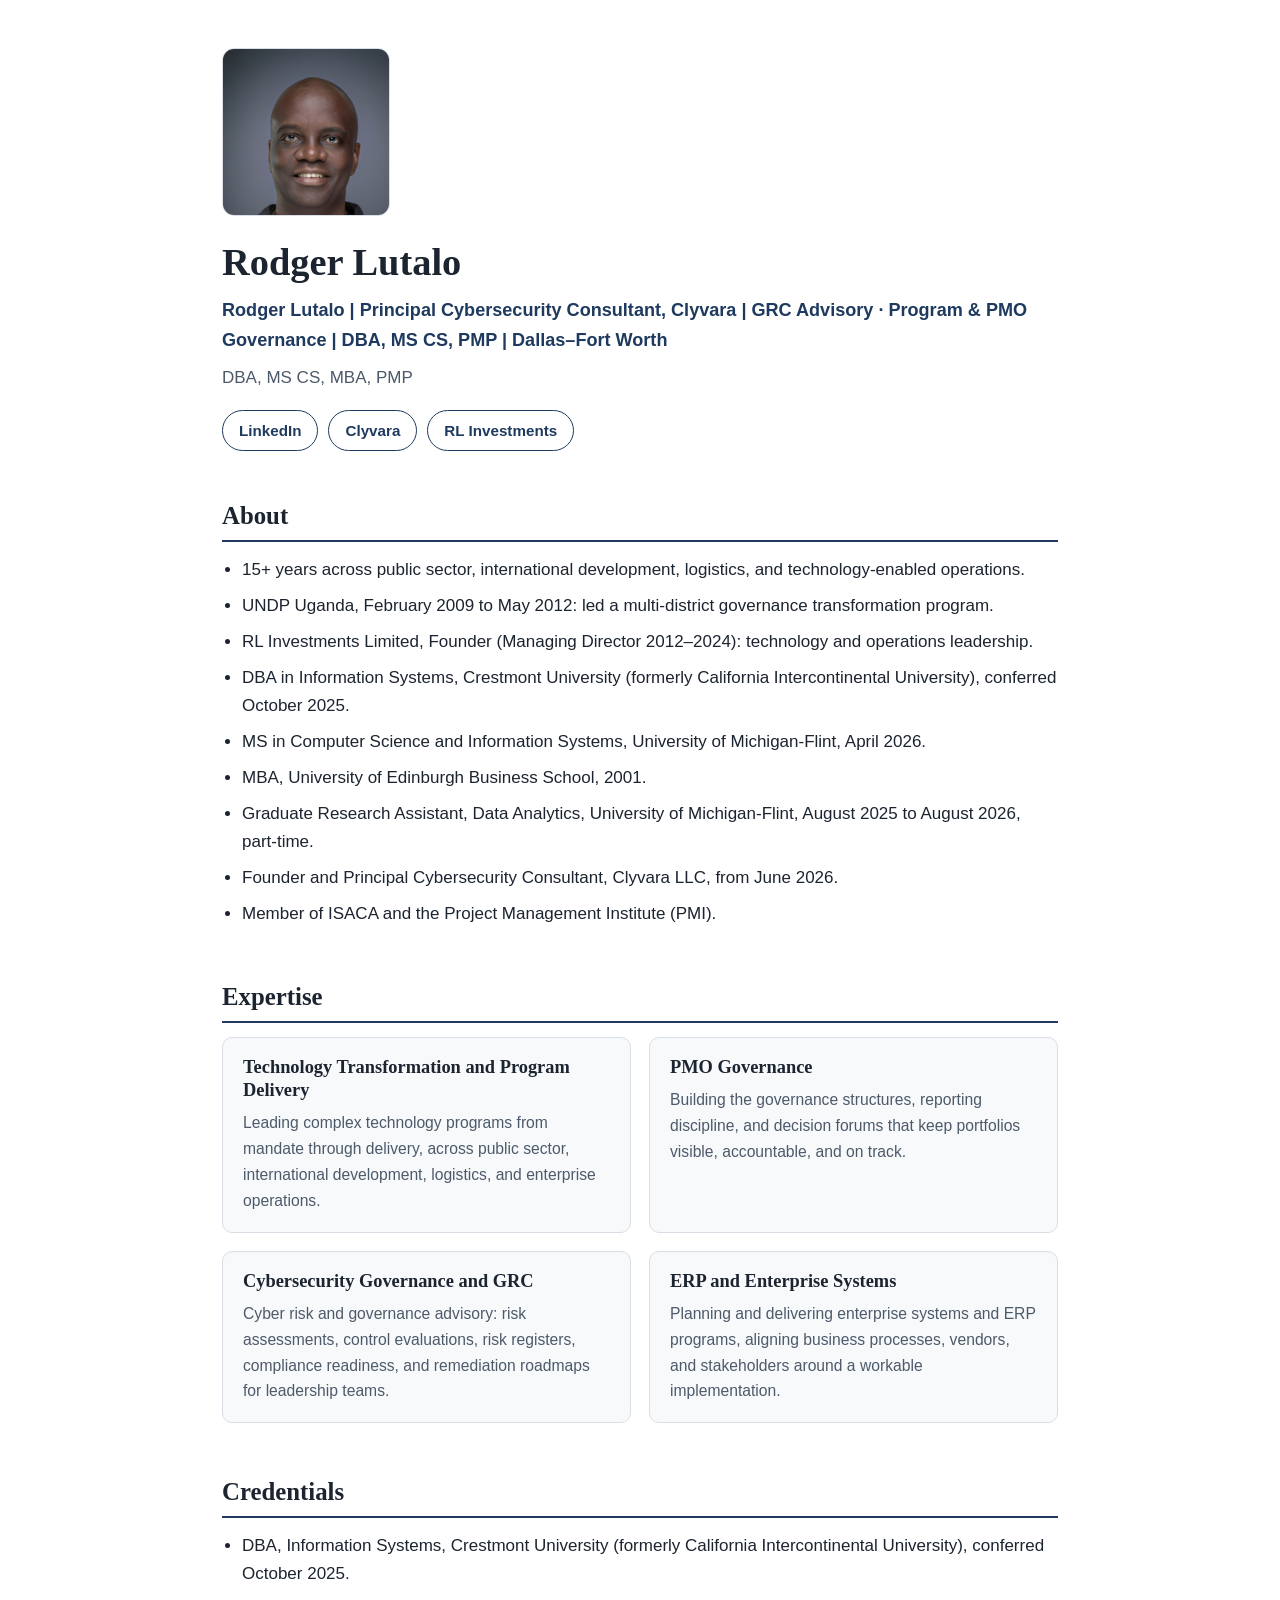
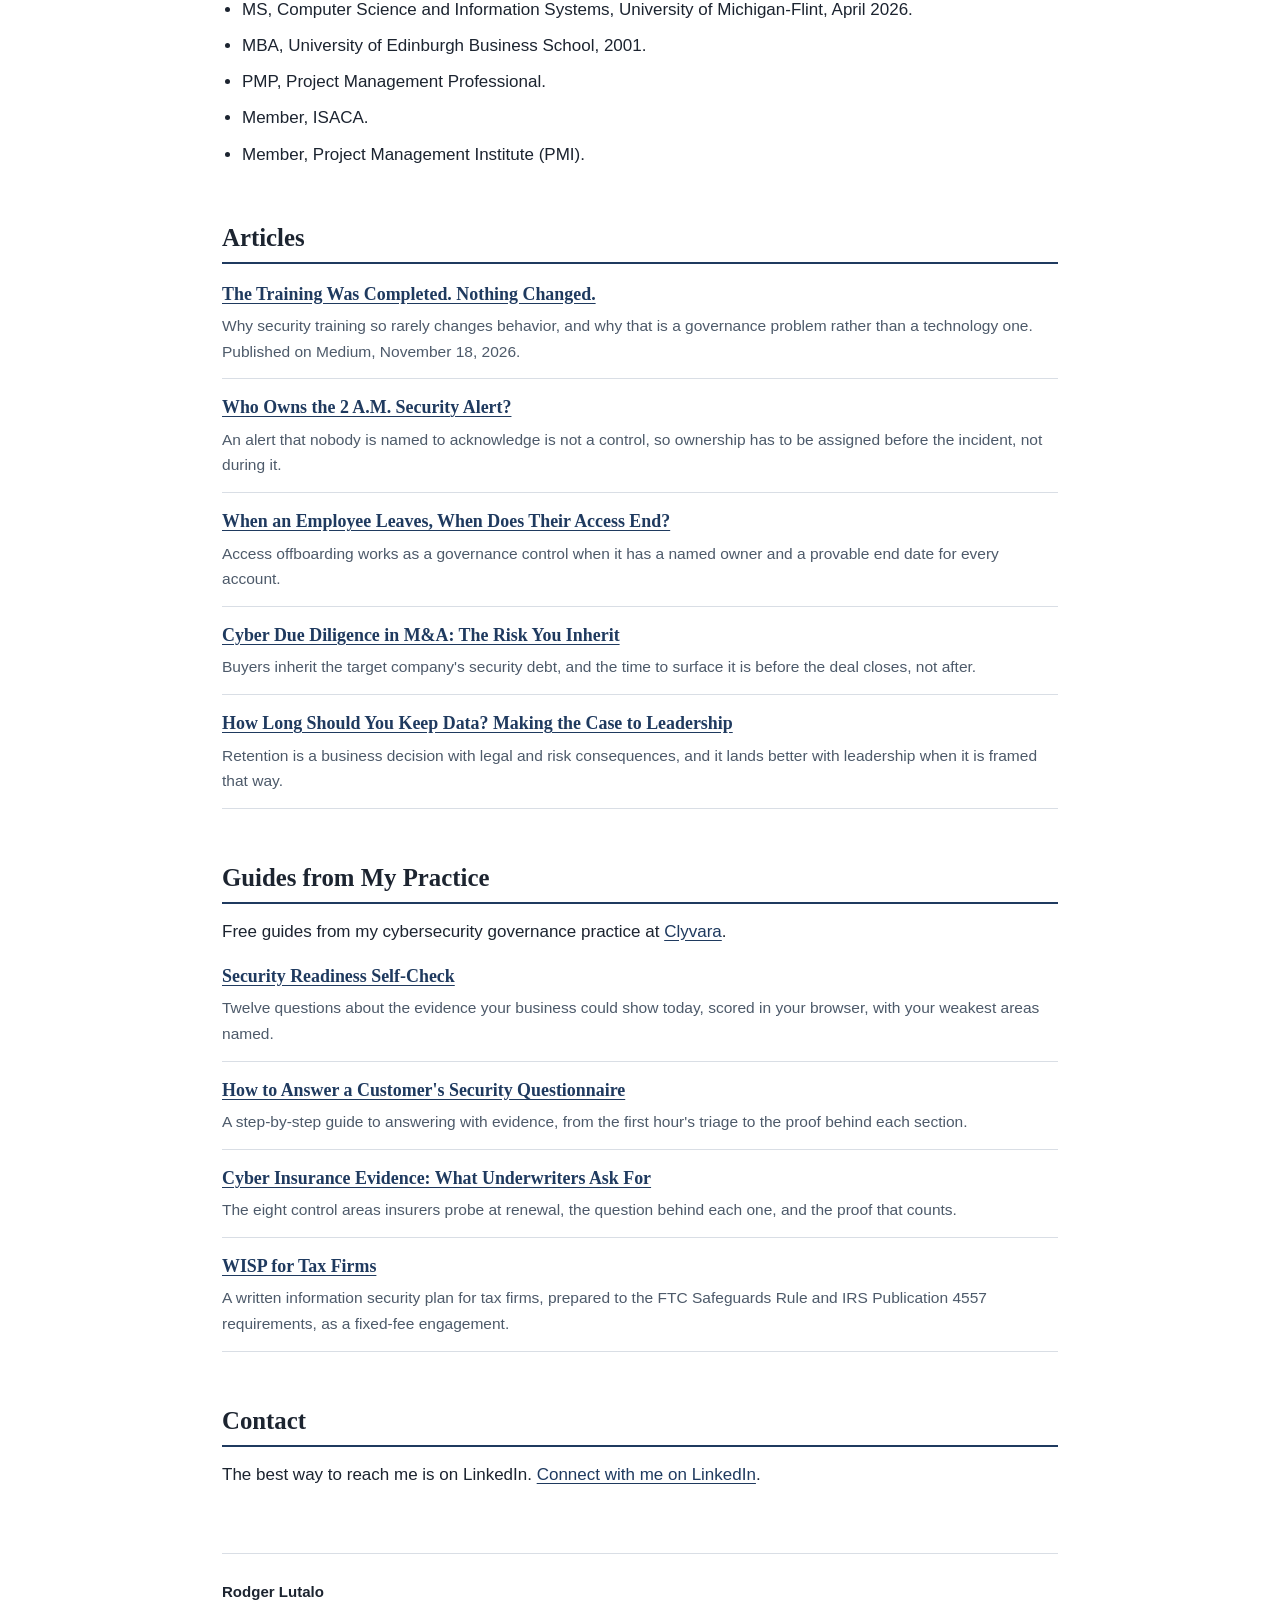
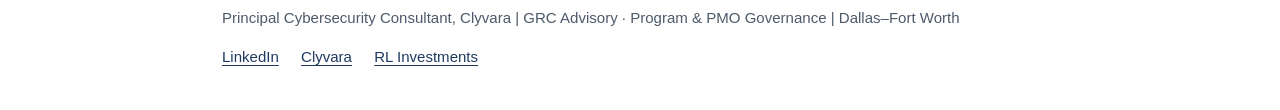
<file: index.html>
<!DOCTYPE html>
<html lang="en">
<head>
<meta charset="utf-8">
<meta name="viewport" content="width=device-width, initial-scale=1">
<title>Rodger Lutalo | Principal Cybersecurity Consultant, Clyvara | GRC Advisory · Program &amp; PMO Governance | Dallas–Fort Worth</title>
<meta name="description" content="Rodger Lutalo is Principal Cybersecurity Consultant at Clyvara, based in Dallas–Fort Worth. DBA, MS Computer Science, PMP. Cybersecurity governance and GRC advisory, and program and PMO governance.">
<link rel="canonical" href="https://rodger-lutalo.com/">
<meta property="og:title" content="Rodger Lutalo | Principal Cybersecurity Consultant, Clyvara | GRC Advisory · Program &amp; PMO Governance | Dallas–Fort Worth">
<meta property="og:description" content="Rodger Lutalo is Principal Cybersecurity Consultant at Clyvara, based in Dallas–Fort Worth. DBA, MS Computer Science, PMP. Cybersecurity governance and GRC advisory, and program and PMO governance.">
<meta property="og:type" content="website">
<meta property="og:url" content="https://rodger-lutalo.com/">
<meta property="og:image" content="https://rodger-lutalo.com/rodger-lutalo.jpg">
<link rel="stylesheet" href="styles.css">
<script type="application/ld+json">
{
  "@context": "https://schema.org",
  "@type": "Person",
  "name": "Rodger Lutalo",
  "url": "https://rodger-lutalo.com/",
  "image": "https://rodger-lutalo.com/rodger-lutalo.jpg",
  "jobTitle": "Principal Cybersecurity Consultant",
  "description": "Principal Cybersecurity Consultant at Clyvara. DBA, MS Computer Science, PMP. Cybersecurity governance and GRC advisory, and program and PMO governance.",
  "address": {
    "@type": "PostalAddress",
    "addressLocality": "Dallas-Fort Worth",
    "addressRegion": "TX",
    "addressCountry": "US"
  },
  "alumniOf": [
    { "@type": "CollegeOrUniversity", "name": "Crestmont University" },
    { "@type": "CollegeOrUniversity", "name": "University of Michigan-Flint" },
    { "@type": "CollegeOrUniversity", "name": "University of Edinburgh Business School" }
  ],
  "worksFor": {
    "@type": "Organization",
    "name": "Clyvara LLC",
    "url": "https://clyvara.io"
  },
  "memberOf": [
    { "@type": "Organization", "name": "ISACA" },
    { "@type": "Organization", "name": "Project Management Institute" }
  ],
  "sameAs": [
    "https://www.linkedin.com/in/rodger-lutalo/",
    "https://clyvara.io",
    "https://rlinvestments.ug"
  ]
}
</script>
</head>
<body>
<div class="wrap">

  <header class="hero">
    <img class="hero-photo" src="rodger-lutalo.jpg" alt="Rodger Lutalo" width="400" height="400">
    <h1>Rodger Lutalo</h1>
    <p class="descriptor">Rodger Lutalo | Principal Cybersecurity Consultant, Clyvara | GRC Advisory · Program &amp; PMO Governance | DBA, MS CS, PMP | Dallas–Fort Worth</p>
    <p class="credentials-line">DBA, MS CS, MBA, PMP</p>
    <ul class="hero-links">
      <li><a href="https://www.linkedin.com/in/rodger-lutalo/">LinkedIn</a></li>
      <li><a href="https://clyvara.io">Clyvara</a></li>
      <li><a href="https://rlinvestments.ug">RL Investments</a></li>
    </ul>
  </header>

  <main>
    <section id="about">
      <h2>About</h2>
      <ul class="plain">
        <li>15+ years across public sector, international development, logistics, and technology-enabled operations.</li>
        <li>UNDP Uganda, February 2009 to May 2012: led a multi-district governance transformation program.</li>
        <li>RL Investments Limited, Founder (Managing Director 2012–2024): technology and operations leadership.</li>
        <li>DBA in Information Systems, Crestmont University (formerly California Intercontinental University), conferred October 2025.</li>
        <li>MS in Computer Science and Information Systems, University of Michigan-Flint, April 2026.</li>
        <li>MBA, University of Edinburgh Business School, 2001.</li>
        <li>Graduate Research Assistant, Data Analytics, University of Michigan-Flint, August 2025 to August 2026, part-time.</li>
        <li>Founder and Principal Cybersecurity Consultant, Clyvara LLC, from June 2026.</li>
        <li>Member of ISACA and the Project Management Institute (PMI).</li>
      </ul>
    </section>

    <section id="expertise">
      <h2>Expertise</h2>
      <div class="pillars">
        <div class="pillar">
          <h3>Technology Transformation and Program Delivery</h3>
          <p>Leading complex technology programs from mandate through delivery, across public sector, international development, logistics, and enterprise operations.</p>
        </div>
        <div class="pillar">
          <h3>PMO Governance</h3>
          <p>Building the governance structures, reporting discipline, and decision forums that keep portfolios visible, accountable, and on track.</p>
        </div>
        <div class="pillar">
          <h3>Cybersecurity Governance and GRC</h3>
          <p>Cyber risk and governance advisory: risk assessments, control evaluations, risk registers, compliance readiness, and remediation roadmaps for leadership teams.</p>
        </div>
        <div class="pillar">
          <h3>ERP and Enterprise Systems</h3>
          <p>Planning and delivering enterprise systems and ERP programs, aligning business processes, vendors, and stakeholders around a workable implementation.</p>
        </div>
      </div>
    </section>

    <section id="credentials">
      <h2>Credentials</h2>
      <ul class="plain">
        <li>DBA, Information Systems, Crestmont University (formerly California Intercontinental University), conferred October 2025.</li>
        <li>MS, Computer Science and Information Systems, University of Michigan-Flint, April 2026.</li>
        <li>MBA, University of Edinburgh Business School, 2001.</li>
        <li>PMP, Project Management Professional.</li>
        <li>Member, ISACA.</li>
        <li>Member, Project Management Institute (PMI).</li>
      </ul>
    </section>

    <section id="articles">
      <h2>Articles</h2>
      <ul class="article-list">
        <li>
          <a href="https://medium.com/@rodger.lutalo/the-training-was-completed-nothing-changed-194b8da0fb8c">The Training Was Completed. Nothing Changed.</a>
          <p>Why security training so rarely changes behavior, and why that is a governance problem rather than a technology one. Published on Medium, November 18, 2026.</p>
        </li>
        <li>
          <a href="articles/who-owns-the-2am-security-alert.html">Who Owns the 2 A.M. Security Alert?</a>
          <p>An alert that nobody is named to acknowledge is not a control, so ownership has to be assigned before the incident, not during it.</p>
        </li>
        <li>
          <a href="articles/when-an-employee-leaves-when-does-access-end.html">When an Employee Leaves, When Does Their Access End?</a>
          <p>Access offboarding works as a governance control when it has a named owner and a provable end date for every account.</p>
        </li>
        <li>
          <a href="articles/cyber-due-diligence-in-ma-the-risk-you-inherit.html">Cyber Due Diligence in M&amp;A: The Risk You Inherit</a>
          <p>Buyers inherit the target company's security debt, and the time to surface it is before the deal closes, not after.</p>
        </li>
        <li>
          <a href="articles/how-long-should-you-keep-data.html">How Long Should You Keep Data? Making the Case to Leadership</a>
          <p>Retention is a business decision with legal and risk consequences, and it lands better with leadership when it is framed that way.</p>
        </li>
      </ul>
    </section>

    <section id="guides">
      <h2>Guides from My Practice</h2>
      <p>Free guides from my cybersecurity governance practice at <a href="https://clyvara.io">Clyvara</a>.</p>
      <ul class="article-list">
        <li>
          <a href="https://clyvara.io/readiness-self-check">Security Readiness Self-Check</a>
          <p>Twelve questions about the evidence your business could show today, scored in your browser, with your weakest areas named.</p>
        </li>
        <li>
          <a href="https://clyvara.io/security-questionnaire-guide">How to Answer a Customer's Security Questionnaire</a>
          <p>A step-by-step guide to answering with evidence, from the first hour's triage to the proof behind each section.</p>
        </li>
        <li>
          <a href="https://clyvara.io/cyber-insurance-evidence">Cyber Insurance Evidence: What Underwriters Ask For</a>
          <p>The eight control areas insurers probe at renewal, the question behind each one, and the proof that counts.</p>
        </li>
        <li>
          <a href="https://clyvara.io/wisp-for-tax-firms">WISP for Tax Firms</a>
          <p>A written information security plan for tax firms, prepared to the FTC Safeguards Rule and IRS Publication 4557 requirements, as a fixed-fee engagement.</p>
        </li>
      </ul>
    </section>

    <section id="contact">
      <h2>Contact</h2>
      <p>The best way to reach me is on LinkedIn. <a href="https://www.linkedin.com/in/rodger-lutalo/">Connect with me on LinkedIn</a>.</p>
    </section>
  </main>

  <footer>
    <p class="foot-name">Rodger Lutalo</p>
    <p>Principal Cybersecurity Consultant, Clyvara | GRC Advisory · Program &amp; PMO Governance | Dallas–Fort Worth</p>
    <nav>
      <a href="https://www.linkedin.com/in/rodger-lutalo/">LinkedIn</a>
      <a href="https://clyvara.io">Clyvara</a>
      <a href="https://rlinvestments.ug">RL Investments</a>
    </nav>
  </footer>

</div>
</body>
</html>
</file>
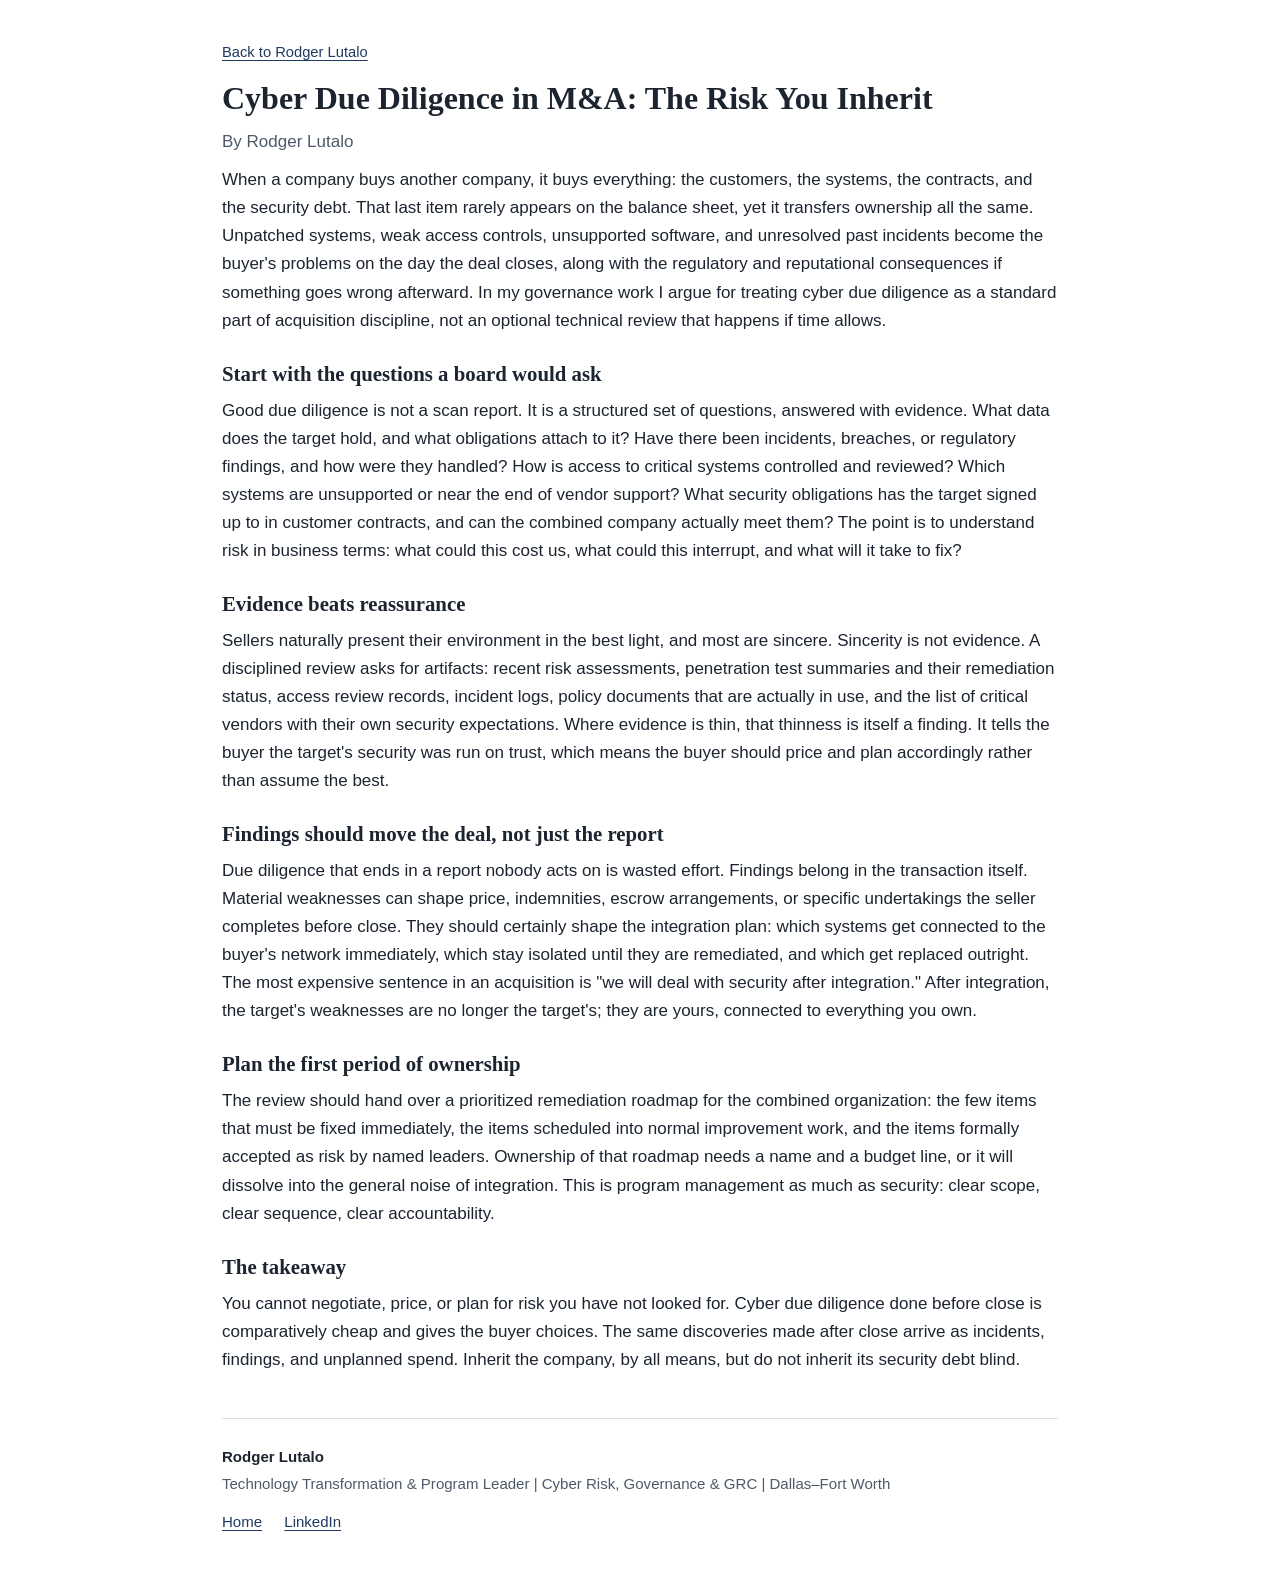
<file: articles/cyber-due-diligence-in-ma-the-risk-you-inherit.html>
<!DOCTYPE html>
<html lang="en">
<head>
<meta charset="utf-8">
<meta name="viewport" content="width=device-width, initial-scale=1">
<title>Cyber Due Diligence in M&amp;A: The Risk You Inherit | Rodger Lutalo</title>
<meta name="description" content="Buyers inherit the target company's security debt. Rodger Lutalo on surfacing cyber risk before a deal closes, while it can still shape price, terms, and the integration plan.">
<link rel="canonical" href="https://rodger-lutalo.com/articles/cyber-due-diligence-in-ma-the-risk-you-inherit.html">
<meta property="og:title" content="Cyber Due Diligence in M&amp;A: The Risk You Inherit">
<meta property="og:description" content="Buyers inherit the target's security debt. Surface it before close, not after.">
<meta property="og:type" content="article">
<meta property="og:url" content="https://rodger-lutalo.com/articles/cyber-due-diligence-in-ma-the-risk-you-inherit.html">
<meta property="og:image" content="https://rodger-lutalo.com/rodger-lutalo.jpg">
<link rel="stylesheet" href="../styles.css">
<script type="application/ld+json">
{
  "@context": "https://schema.org",
  "@type": "Article",
  "headline": "Cyber Due Diligence in M&A: The Risk You Inherit",
  "author": {
    "@type": "Person",
    "name": "Rodger Lutalo",
    "url": "https://rodger-lutalo.com/"
  },
  "mainEntityOfPage": "https://rodger-lutalo.com/articles/cyber-due-diligence-in-ma-the-risk-you-inherit.html",
  "image": "https://rodger-lutalo.com/rodger-lutalo.jpg"
}
</script>
</head>
<body>
<div class="wrap">

  <header class="article-header">
    <p class="top-link"><a href="../index.html">Back to Rodger Lutalo</a></p>
    <h1>Cyber Due Diligence in M&amp;A: The Risk You Inherit</h1>
    <p class="byline">By Rodger Lutalo</p>
  </header>

  <main class="article-body">
    <p>When a company buys another company, it buys everything: the customers, the systems, the contracts, and the security debt. That last item rarely appears on the balance sheet, yet it transfers ownership all the same. Unpatched systems, weak access controls, unsupported software, and unresolved past incidents become the buyer's problems on the day the deal closes, along with the regulatory and reputational consequences if something goes wrong afterward. In my governance work I argue for treating cyber due diligence as a standard part of acquisition discipline, not an optional technical review that happens if time allows.</p>

    <h2>Start with the questions a board would ask</h2>
    <p>Good due diligence is not a scan report. It is a structured set of questions, answered with evidence. What data does the target hold, and what obligations attach to it? Have there been incidents, breaches, or regulatory findings, and how were they handled? How is access to critical systems controlled and reviewed? Which systems are unsupported or near the end of vendor support? What security obligations has the target signed up to in customer contracts, and can the combined company actually meet them? The point is to understand risk in business terms: what could this cost us, what could this interrupt, and what will it take to fix?</p>

    <h2>Evidence beats reassurance</h2>
    <p>Sellers naturally present their environment in the best light, and most are sincere. Sincerity is not evidence. A disciplined review asks for artifacts: recent risk assessments, penetration test summaries and their remediation status, access review records, incident logs, policy documents that are actually in use, and the list of critical vendors with their own security expectations. Where evidence is thin, that thinness is itself a finding. It tells the buyer the target's security was run on trust, which means the buyer should price and plan accordingly rather than assume the best.</p>

    <h2>Findings should move the deal, not just the report</h2>
    <p>Due diligence that ends in a report nobody acts on is wasted effort. Findings belong in the transaction itself. Material weaknesses can shape price, indemnities, escrow arrangements, or specific undertakings the seller completes before close. They should certainly shape the integration plan: which systems get connected to the buyer's network immediately, which stay isolated until they are remediated, and which get replaced outright. The most expensive sentence in an acquisition is "we will deal with security after integration." After integration, the target's weaknesses are no longer the target's; they are yours, connected to everything you own.</p>

    <h2>Plan the first period of ownership</h2>
    <p>The review should hand over a prioritized remediation roadmap for the combined organization: the few items that must be fixed immediately, the items scheduled into normal improvement work, and the items formally accepted as risk by named leaders. Ownership of that roadmap needs a name and a budget line, or it will dissolve into the general noise of integration. This is program management as much as security: clear scope, clear sequence, clear accountability.</p>

    <h2>The takeaway</h2>
    <p>You cannot negotiate, price, or plan for risk you have not looked for. Cyber due diligence done before close is comparatively cheap and gives the buyer choices. The same discoveries made after close arrive as incidents, findings, and unplanned spend. Inherit the company, by all means, but do not inherit its security debt blind.</p>
  </main>

  <footer>
    <p class="foot-name">Rodger Lutalo</p>
    <p>Technology Transformation &amp; Program Leader | Cyber Risk, Governance &amp; GRC | Dallas–Fort Worth</p>
    <nav>
      <a href="../index.html">Home</a>
      <a href="https://www.linkedin.com/in/rodger-lutalo/">LinkedIn</a>
    </nav>
  </footer>

</div>
</body>
</html>
</file>
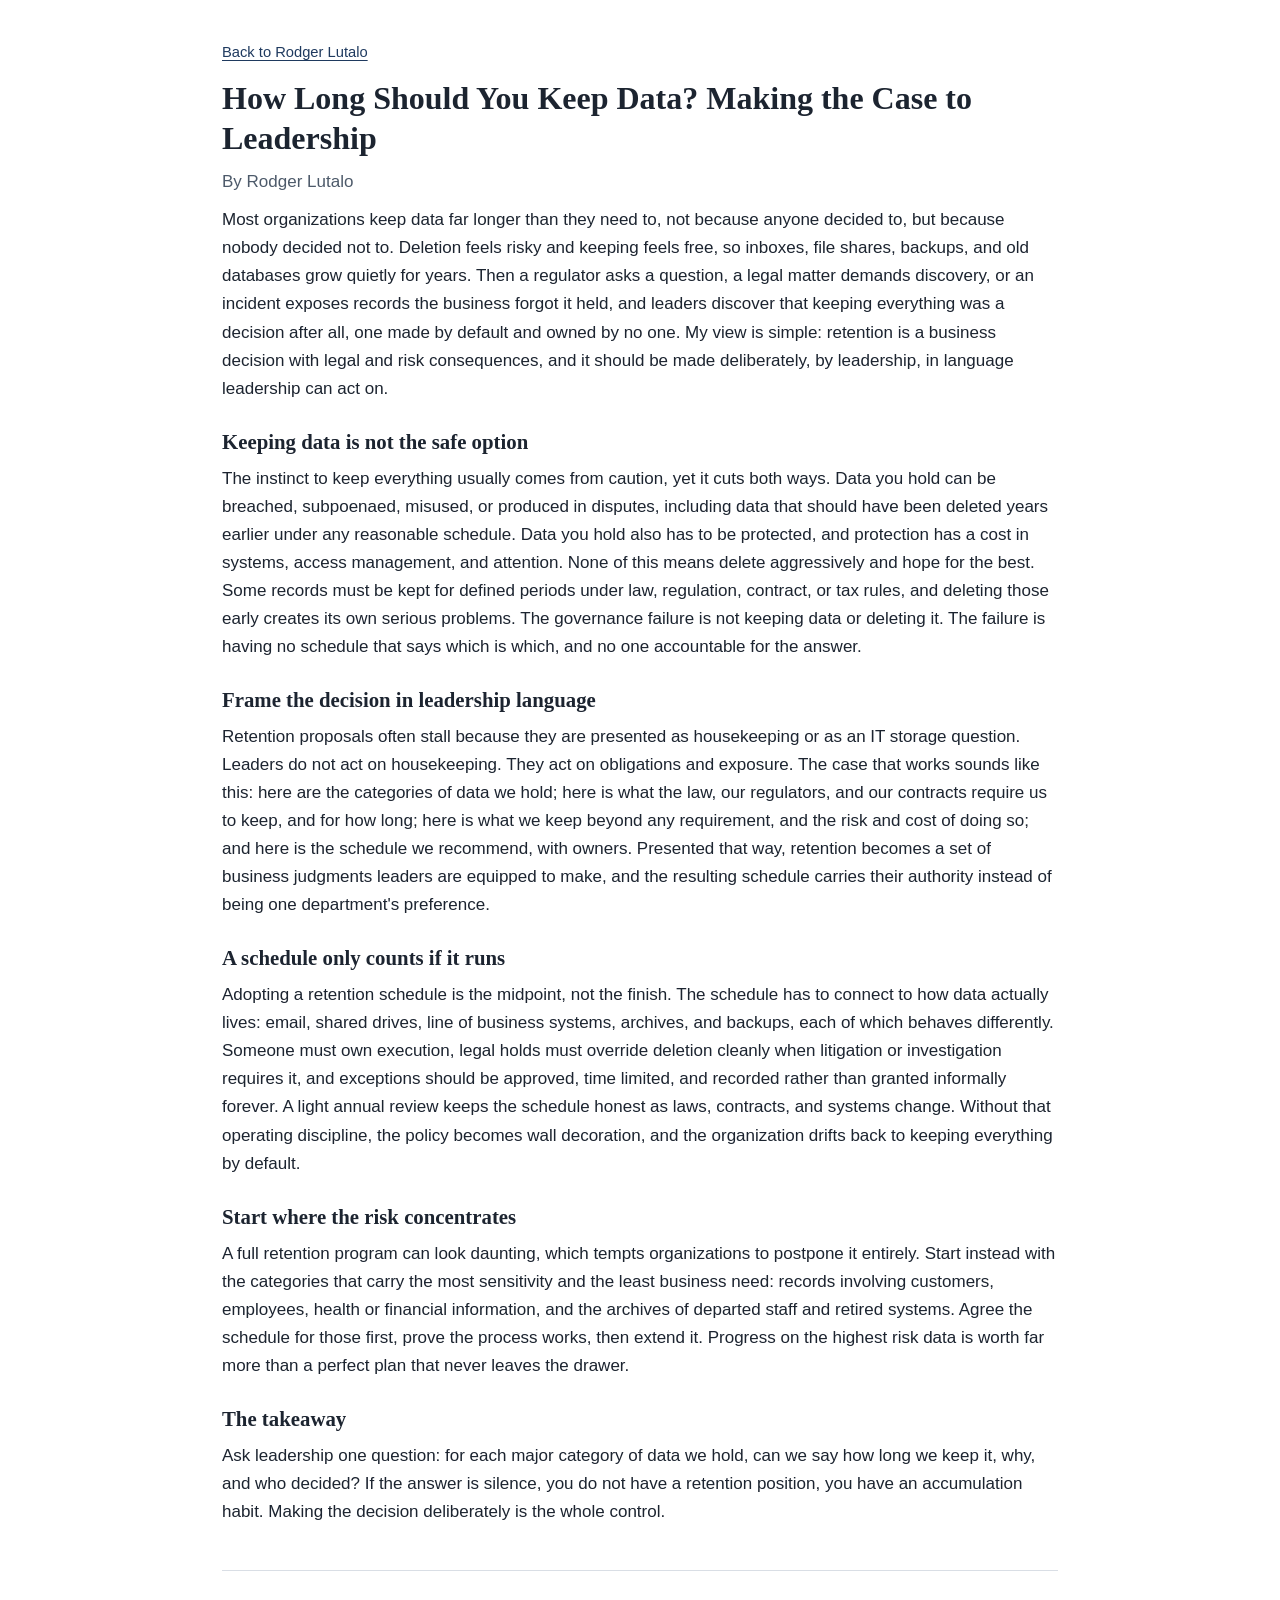
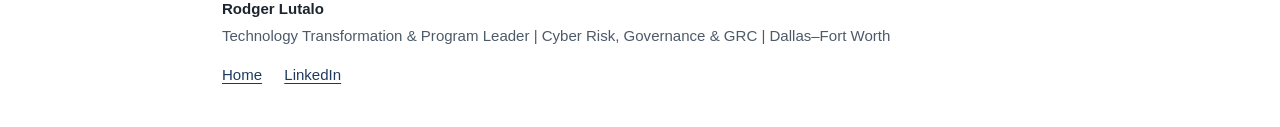
<file: articles/how-long-should-you-keep-data.html>
<!DOCTYPE html>
<html lang="en">
<head>
<meta charset="utf-8">
<meta name="viewport" content="width=device-width, initial-scale=1">
<title>How Long Should You Keep Data? Making the Case to Leadership | Rodger Lutalo</title>
<meta name="description" content="Retention is a business decision with legal and risk consequences. Rodger Lutalo on framing data retention for leadership so the decision actually gets made, owned, and reviewed.">
<link rel="canonical" href="https://rodger-lutalo.com/articles/how-long-should-you-keep-data.html">
<meta property="og:title" content="How Long Should You Keep Data? Making the Case to Leadership">
<meta property="og:description" content="Retention is a business decision with legal and risk consequences. Frame it that way and leaders can act on it.">
<meta property="og:type" content="article">
<meta property="og:url" content="https://rodger-lutalo.com/articles/how-long-should-you-keep-data.html">
<meta property="og:image" content="https://rodger-lutalo.com/rodger-lutalo.jpg">
<link rel="stylesheet" href="../styles.css">
<script type="application/ld+json">
{
  "@context": "https://schema.org",
  "@type": "Article",
  "headline": "How Long Should You Keep Data? Making the Case to Leadership",
  "author": {
    "@type": "Person",
    "name": "Rodger Lutalo",
    "url": "https://rodger-lutalo.com/"
  },
  "mainEntityOfPage": "https://rodger-lutalo.com/articles/how-long-should-you-keep-data.html",
  "image": "https://rodger-lutalo.com/rodger-lutalo.jpg"
}
</script>
</head>
<body>
<div class="wrap">

  <header class="article-header">
    <p class="top-link"><a href="../index.html">Back to Rodger Lutalo</a></p>
    <h1>How Long Should You Keep Data? Making the Case to Leadership</h1>
    <p class="byline">By Rodger Lutalo</p>
  </header>

  <main class="article-body">
    <p>Most organizations keep data far longer than they need to, not because anyone decided to, but because nobody decided not to. Deletion feels risky and keeping feels free, so inboxes, file shares, backups, and old databases grow quietly for years. Then a regulator asks a question, a legal matter demands discovery, or an incident exposes records the business forgot it held, and leaders discover that keeping everything was a decision after all, one made by default and owned by no one. My view is simple: retention is a business decision with legal and risk consequences, and it should be made deliberately, by leadership, in language leadership can act on.</p>

    <h2>Keeping data is not the safe option</h2>
    <p>The instinct to keep everything usually comes from caution, yet it cuts both ways. Data you hold can be breached, subpoenaed, misused, or produced in disputes, including data that should have been deleted years earlier under any reasonable schedule. Data you hold also has to be protected, and protection has a cost in systems, access management, and attention. None of this means delete aggressively and hope for the best. Some records must be kept for defined periods under law, regulation, contract, or tax rules, and deleting those early creates its own serious problems. The governance failure is not keeping data or deleting it. The failure is having no schedule that says which is which, and no one accountable for the answer.</p>

    <h2>Frame the decision in leadership language</h2>
    <p>Retention proposals often stall because they are presented as housekeeping or as an IT storage question. Leaders do not act on housekeeping. They act on obligations and exposure. The case that works sounds like this: here are the categories of data we hold; here is what the law, our regulators, and our contracts require us to keep, and for how long; here is what we keep beyond any requirement, and the risk and cost of doing so; and here is the schedule we recommend, with owners. Presented that way, retention becomes a set of business judgments leaders are equipped to make, and the resulting schedule carries their authority instead of being one department's preference.</p>

    <h2>A schedule only counts if it runs</h2>
    <p>Adopting a retention schedule is the midpoint, not the finish. The schedule has to connect to how data actually lives: email, shared drives, line of business systems, archives, and backups, each of which behaves differently. Someone must own execution, legal holds must override deletion cleanly when litigation or investigation requires it, and exceptions should be approved, time limited, and recorded rather than granted informally forever. A light annual review keeps the schedule honest as laws, contracts, and systems change. Without that operating discipline, the policy becomes wall decoration, and the organization drifts back to keeping everything by default.</p>

    <h2>Start where the risk concentrates</h2>
    <p>A full retention program can look daunting, which tempts organizations to postpone it entirely. Start instead with the categories that carry the most sensitivity and the least business need: records involving customers, employees, health or financial information, and the archives of departed staff and retired systems. Agree the schedule for those first, prove the process works, then extend it. Progress on the highest risk data is worth far more than a perfect plan that never leaves the drawer.</p>

    <h2>The takeaway</h2>
    <p>Ask leadership one question: for each major category of data we hold, can we say how long we keep it, why, and who decided? If the answer is silence, you do not have a retention position, you have an accumulation habit. Making the decision deliberately is the whole control.</p>
  </main>

  <footer>
    <p class="foot-name">Rodger Lutalo</p>
    <p>Technology Transformation &amp; Program Leader | Cyber Risk, Governance &amp; GRC | Dallas–Fort Worth</p>
    <nav>
      <a href="../index.html">Home</a>
      <a href="https://www.linkedin.com/in/rodger-lutalo/">LinkedIn</a>
    </nav>
  </footer>

</div>
</body>
</html>
</file>
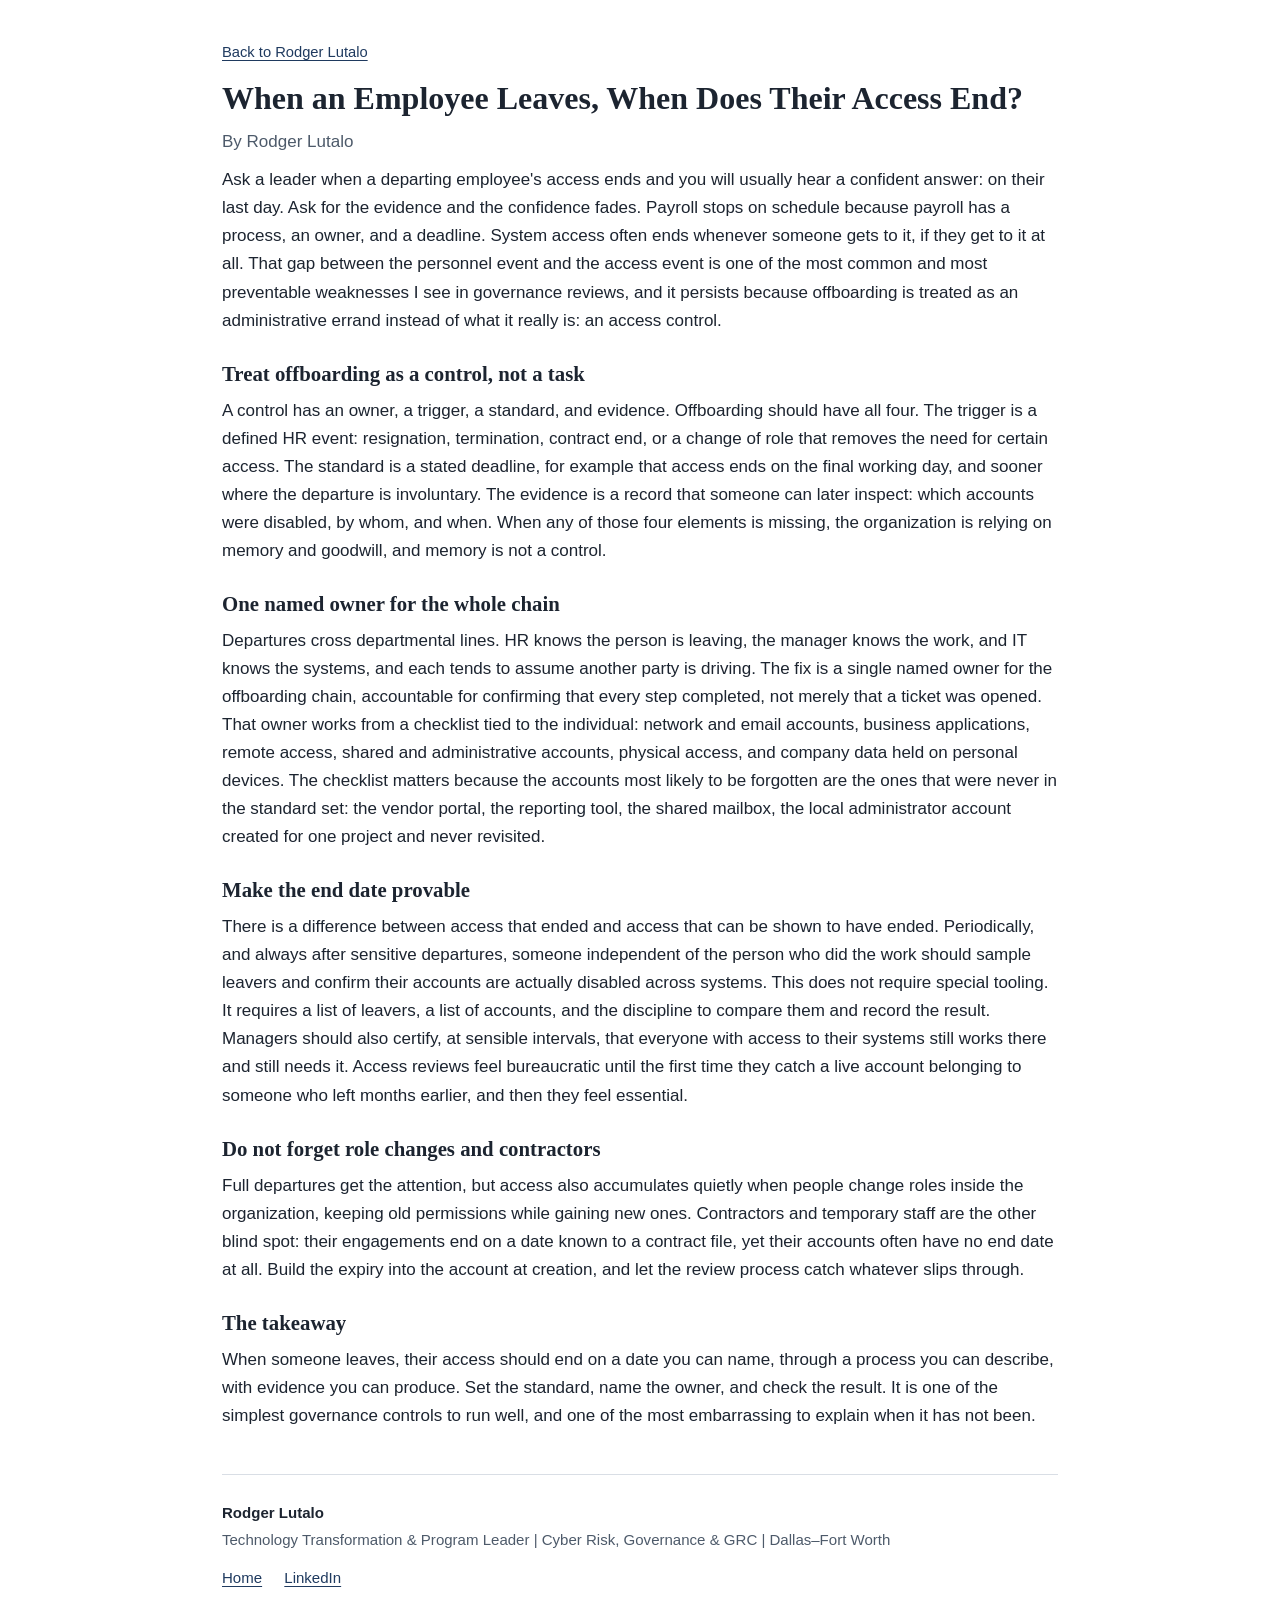
<file: articles/when-an-employee-leaves-when-does-access-end.html>
<!DOCTYPE html>
<html lang="en">
<head>
<meta charset="utf-8">
<meta name="viewport" content="width=device-width, initial-scale=1">
<title>When an Employee Leaves, When Does Their Access End? | Rodger Lutalo</title>
<meta name="description" content="Access offboarding is a governance control, not an IT errand. Rodger Lutalo on named owners, provable end dates, and the accounts that leavers keep when nobody checks.">
<link rel="canonical" href="https://rodger-lutalo.com/articles/when-an-employee-leaves-when-does-access-end.html">
<meta property="og:title" content="When an Employee Leaves, When Does Their Access End?">
<meta property="og:description" content="Offboarding works as a control when it has a named owner and a provable end date for every account.">
<meta property="og:type" content="article">
<meta property="og:url" content="https://rodger-lutalo.com/articles/when-an-employee-leaves-when-does-access-end.html">
<meta property="og:image" content="https://rodger-lutalo.com/rodger-lutalo.jpg">
<link rel="stylesheet" href="../styles.css">
<script type="application/ld+json">
{
  "@context": "https://schema.org",
  "@type": "Article",
  "headline": "When an Employee Leaves, When Does Their Access End?",
  "author": {
    "@type": "Person",
    "name": "Rodger Lutalo",
    "url": "https://rodger-lutalo.com/"
  },
  "mainEntityOfPage": "https://rodger-lutalo.com/articles/when-an-employee-leaves-when-does-access-end.html",
  "image": "https://rodger-lutalo.com/rodger-lutalo.jpg"
}
</script>
</head>
<body>
<div class="wrap">

  <header class="article-header">
    <p class="top-link"><a href="../index.html">Back to Rodger Lutalo</a></p>
    <h1>When an Employee Leaves, When Does Their Access End?</h1>
    <p class="byline">By Rodger Lutalo</p>
  </header>

  <main class="article-body">
    <p>Ask a leader when a departing employee's access ends and you will usually hear a confident answer: on their last day. Ask for the evidence and the confidence fades. Payroll stops on schedule because payroll has a process, an owner, and a deadline. System access often ends whenever someone gets to it, if they get to it at all. That gap between the personnel event and the access event is one of the most common and most preventable weaknesses I see in governance reviews, and it persists because offboarding is treated as an administrative errand instead of what it really is: an access control.</p>

    <h2>Treat offboarding as a control, not a task</h2>
    <p>A control has an owner, a trigger, a standard, and evidence. Offboarding should have all four. The trigger is a defined HR event: resignation, termination, contract end, or a change of role that removes the need for certain access. The standard is a stated deadline, for example that access ends on the final working day, and sooner where the departure is involuntary. The evidence is a record that someone can later inspect: which accounts were disabled, by whom, and when. When any of those four elements is missing, the organization is relying on memory and goodwill, and memory is not a control.</p>

    <h2>One named owner for the whole chain</h2>
    <p>Departures cross departmental lines. HR knows the person is leaving, the manager knows the work, and IT knows the systems, and each tends to assume another party is driving. The fix is a single named owner for the offboarding chain, accountable for confirming that every step completed, not merely that a ticket was opened. That owner works from a checklist tied to the individual: network and email accounts, business applications, remote access, shared and administrative accounts, physical access, and company data held on personal devices. The checklist matters because the accounts most likely to be forgotten are the ones that were never in the standard set: the vendor portal, the reporting tool, the shared mailbox, the local administrator account created for one project and never revisited.</p>

    <h2>Make the end date provable</h2>
    <p>There is a difference between access that ended and access that can be shown to have ended. Periodically, and always after sensitive departures, someone independent of the person who did the work should sample leavers and confirm their accounts are actually disabled across systems. This does not require special tooling. It requires a list of leavers, a list of accounts, and the discipline to compare them and record the result. Managers should also certify, at sensible intervals, that everyone with access to their systems still works there and still needs it. Access reviews feel bureaucratic until the first time they catch a live account belonging to someone who left months earlier, and then they feel essential.</p>

    <h2>Do not forget role changes and contractors</h2>
    <p>Full departures get the attention, but access also accumulates quietly when people change roles inside the organization, keeping old permissions while gaining new ones. Contractors and temporary staff are the other blind spot: their engagements end on a date known to a contract file, yet their accounts often have no end date at all. Build the expiry into the account at creation, and let the review process catch whatever slips through.</p>

    <h2>The takeaway</h2>
    <p>When someone leaves, their access should end on a date you can name, through a process you can describe, with evidence you can produce. Set the standard, name the owner, and check the result. It is one of the simplest governance controls to run well, and one of the most embarrassing to explain when it has not been.</p>
  </main>

  <footer>
    <p class="foot-name">Rodger Lutalo</p>
    <p>Technology Transformation &amp; Program Leader | Cyber Risk, Governance &amp; GRC | Dallas–Fort Worth</p>
    <nav>
      <a href="../index.html">Home</a>
      <a href="https://www.linkedin.com/in/rodger-lutalo/">LinkedIn</a>
    </nav>
  </footer>

</div>
</body>
</html>
</file>
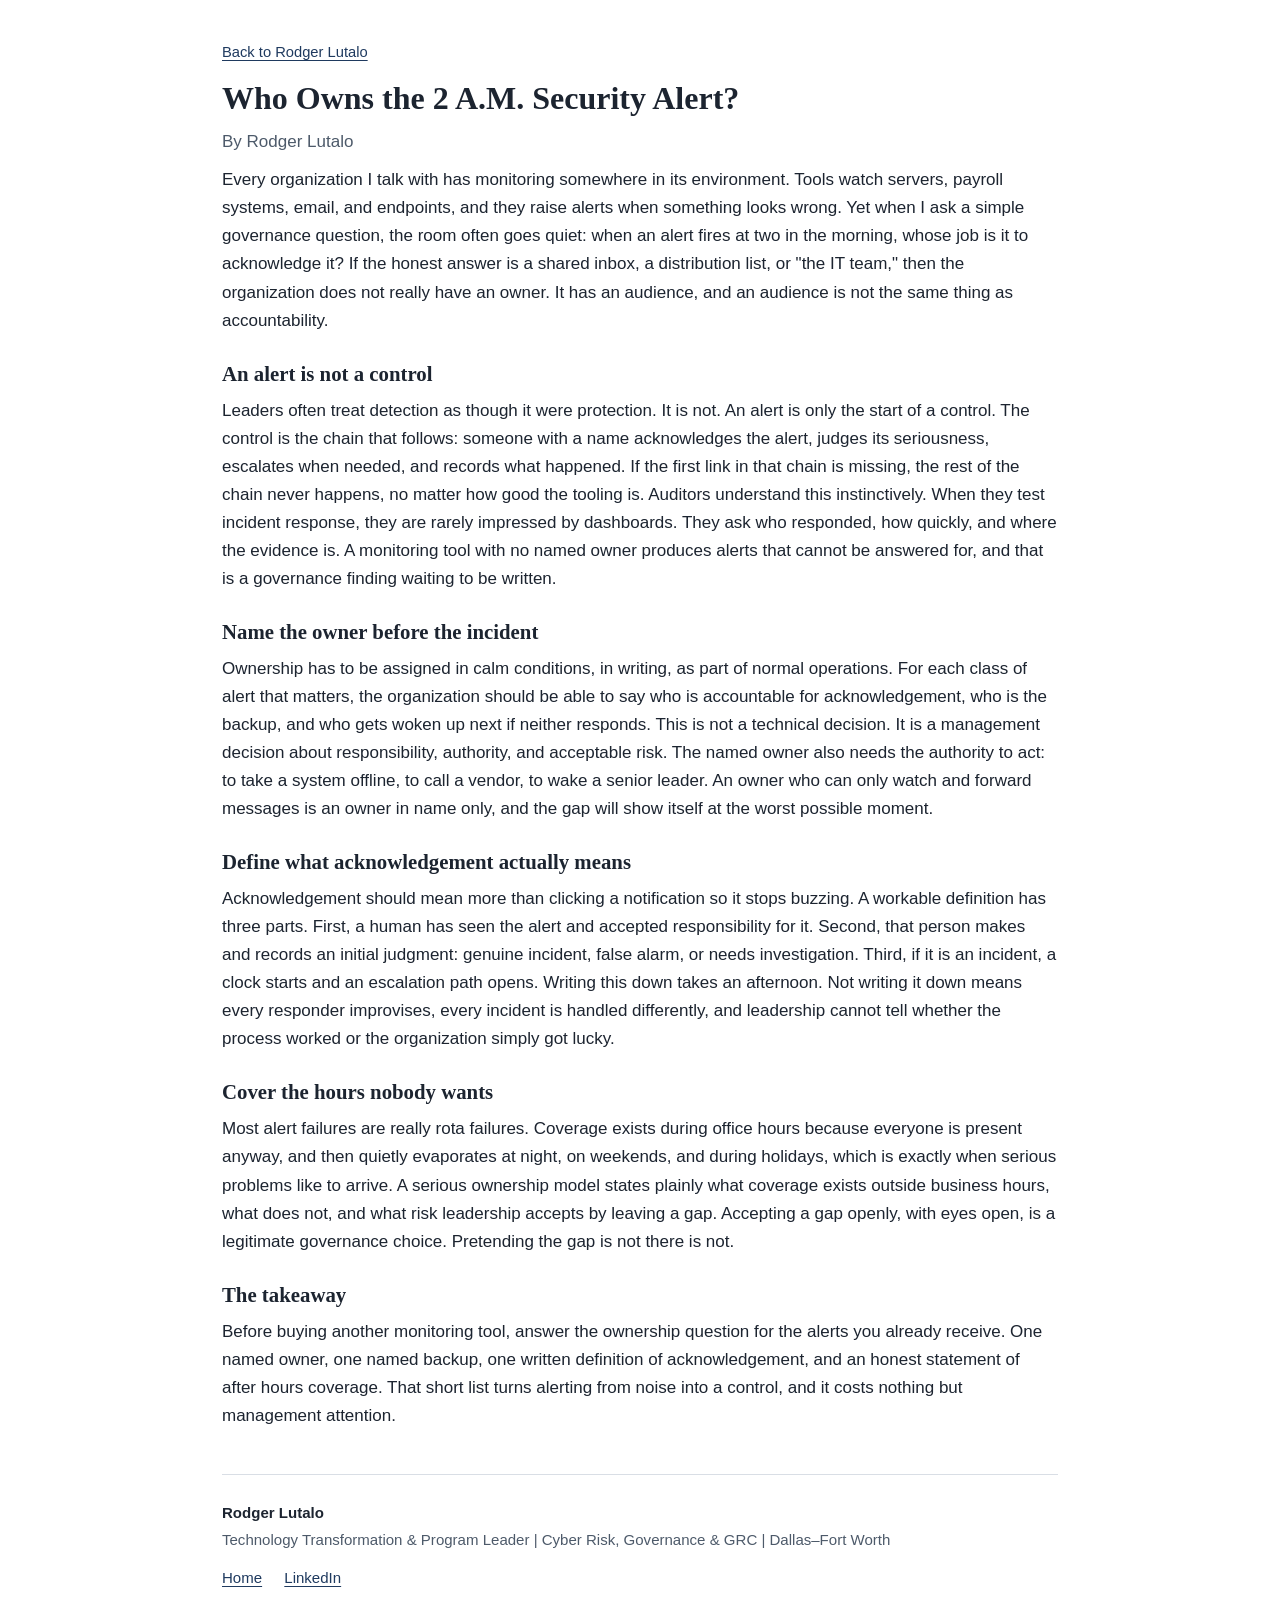
<file: articles/who-owns-the-2am-security-alert.html>
<!DOCTYPE html>
<html lang="en">
<head>
<meta charset="utf-8">
<meta name="viewport" content="width=device-width, initial-scale=1">
<title>Who Owns the 2 A.M. Security Alert? | Rodger Lutalo</title>
<meta name="description" content="An alert nobody is named to acknowledge is not a control. Rodger Lutalo on assigning security alert ownership before the incident, defining acknowledgement, and covering the hours nobody wants.">
<link rel="canonical" href="https://rodger-lutalo.com/articles/who-owns-the-2am-security-alert.html">
<meta property="og:title" content="Who Owns the 2 A.M. Security Alert?">
<meta property="og:description" content="An alert nobody is named to acknowledge is not a control. Assign ownership before the incident, not during it.">
<meta property="og:type" content="article">
<meta property="og:url" content="https://rodger-lutalo.com/articles/who-owns-the-2am-security-alert.html">
<meta property="og:image" content="https://rodger-lutalo.com/rodger-lutalo.jpg">
<link rel="stylesheet" href="../styles.css">
<script type="application/ld+json">
{
  "@context": "https://schema.org",
  "@type": "Article",
  "headline": "Who Owns the 2 A.M. Security Alert?",
  "author": {
    "@type": "Person",
    "name": "Rodger Lutalo",
    "url": "https://rodger-lutalo.com/"
  },
  "mainEntityOfPage": "https://rodger-lutalo.com/articles/who-owns-the-2am-security-alert.html",
  "image": "https://rodger-lutalo.com/rodger-lutalo.jpg"
}
</script>
</head>
<body>
<div class="wrap">

  <header class="article-header">
    <p class="top-link"><a href="../index.html">Back to Rodger Lutalo</a></p>
    <h1>Who Owns the 2 A.M. Security Alert?</h1>
    <p class="byline">By Rodger Lutalo</p>
  </header>

  <main class="article-body">
    <p>Every organization I talk with has monitoring somewhere in its environment. Tools watch servers, payroll systems, email, and endpoints, and they raise alerts when something looks wrong. Yet when I ask a simple governance question, the room often goes quiet: when an alert fires at two in the morning, whose job is it to acknowledge it? If the honest answer is a shared inbox, a distribution list, or "the IT team," then the organization does not really have an owner. It has an audience, and an audience is not the same thing as accountability.</p>

    <h2>An alert is not a control</h2>
    <p>Leaders often treat detection as though it were protection. It is not. An alert is only the start of a control. The control is the chain that follows: someone with a name acknowledges the alert, judges its seriousness, escalates when needed, and records what happened. If the first link in that chain is missing, the rest of the chain never happens, no matter how good the tooling is. Auditors understand this instinctively. When they test incident response, they are rarely impressed by dashboards. They ask who responded, how quickly, and where the evidence is. A monitoring tool with no named owner produces alerts that cannot be answered for, and that is a governance finding waiting to be written.</p>

    <h2>Name the owner before the incident</h2>
    <p>Ownership has to be assigned in calm conditions, in writing, as part of normal operations. For each class of alert that matters, the organization should be able to say who is accountable for acknowledgement, who is the backup, and who gets woken up next if neither responds. This is not a technical decision. It is a management decision about responsibility, authority, and acceptable risk. The named owner also needs the authority to act: to take a system offline, to call a vendor, to wake a senior leader. An owner who can only watch and forward messages is an owner in name only, and the gap will show itself at the worst possible moment.</p>

    <h2>Define what acknowledgement actually means</h2>
    <p>Acknowledgement should mean more than clicking a notification so it stops buzzing. A workable definition has three parts. First, a human has seen the alert and accepted responsibility for it. Second, that person makes and records an initial judgment: genuine incident, false alarm, or needs investigation. Third, if it is an incident, a clock starts and an escalation path opens. Writing this down takes an afternoon. Not writing it down means every responder improvises, every incident is handled differently, and leadership cannot tell whether the process worked or the organization simply got lucky.</p>

    <h2>Cover the hours nobody wants</h2>
    <p>Most alert failures are really rota failures. Coverage exists during office hours because everyone is present anyway, and then quietly evaporates at night, on weekends, and during holidays, which is exactly when serious problems like to arrive. A serious ownership model states plainly what coverage exists outside business hours, what does not, and what risk leadership accepts by leaving a gap. Accepting a gap openly, with eyes open, is a legitimate governance choice. Pretending the gap is not there is not.</p>

    <h2>The takeaway</h2>
    <p>Before buying another monitoring tool, answer the ownership question for the alerts you already receive. One named owner, one named backup, one written definition of acknowledgement, and an honest statement of after hours coverage. That short list turns alerting from noise into a control, and it costs nothing but management attention.</p>
  </main>

  <footer>
    <p class="foot-name">Rodger Lutalo</p>
    <p>Technology Transformation &amp; Program Leader | Cyber Risk, Governance &amp; GRC | Dallas–Fort Worth</p>
    <nav>
      <a href="../index.html">Home</a>
      <a href="https://www.linkedin.com/in/rodger-lutalo/">LinkedIn</a>
    </nav>
  </footer>

</div>
</body>
</html>
</file>
<file: styles.css>
/* Rodger Lutalo, personal site. One shared stylesheet. No external resources. */

:root {
  --ink: #1c2430;
  --muted: #4d5a6a;
  --accent: #1f3a5f;
  --accent-soft: #eef2f7;
  --line: #d9dee5;
  --paper: #ffffff;
  --wash: #f7f9fb;
}

* {
  box-sizing: border-box;
}

html {
  scroll-behavior: smooth;
}

body {
  margin: 0;
  background: var(--paper);
  color: var(--ink);
  font-family: -apple-system, BlinkMacSystemFont, "Segoe UI", Roboto, Helvetica, Arial, sans-serif;
  font-size: 17px;
  line-height: 1.65;
}

.wrap {
  max-width: 880px;
  margin: 0 auto;
  padding: 0 22px;
}

a {
  color: var(--accent);
  text-decoration: underline;
  text-underline-offset: 3px;
}

a:hover,
a:focus {
  text-decoration-thickness: 2px;
}

h1, h2, h3 {
  font-family: Georgia, "Times New Roman", serif;
  font-weight: 600;
  line-height: 1.25;
  color: var(--ink);
}

h2 {
  font-size: 1.55rem;
  margin: 0 0 14px;
  padding-bottom: 8px;
  border-bottom: 2px solid var(--accent);
}

h3 {
  font-size: 1.15rem;
  margin: 0 0 8px;
}

section {
  padding: 34px 0 6px;
}

p {
  margin: 0 0 14px;
}

ul.plain {
  margin: 0 0 14px;
  padding-left: 20px;
}

ul.plain li {
  margin-bottom: 8px;
}

/* Draft notice (draft builds only, removed at publish) */
.draft-note {
  background: var(--wash);
  border-bottom: 1px solid var(--line);
  color: var(--muted);
  font-size: 0.85rem;
  text-align: center;
  padding: 8px 16px;
  margin: 0;
}

/* Hero */
.hero {
  padding: 48px 0 10px;
  text-align: left;
}

.hero-photo {
  width: 168px;
  height: 168px;
  border-radius: 12px;
  object-fit: cover;
  display: block;
  margin-bottom: 22px;
  border: 1px solid var(--line);
}

.hero h1 {
  font-size: 2.4rem;
  margin: 0 0 10px;
}

.descriptor {
  font-size: 1.13rem;
  color: var(--accent);
  font-weight: 600;
  margin: 0 0 8px;
  max-width: 46em;
}

.credentials-line {
  color: var(--muted);
  margin: 0 0 18px;
}

.hero-links {
  list-style: none;
  display: flex;
  flex-wrap: wrap;
  gap: 10px;
  padding: 0;
  margin: 0 0 6px;
}

.hero-links a {
  display: inline-block;
  border: 1px solid var(--accent);
  border-radius: 999px;
  padding: 7px 16px;
  text-decoration: none;
  font-size: 0.95rem;
  font-weight: 600;
}

.hero-links a:hover,
.hero-links a:focus {
  background: var(--accent-soft);
}

/* Pillars */
.pillars {
  display: grid;
  grid-template-columns: 1fr 1fr;
  gap: 18px;
  margin-bottom: 14px;
}

.pillar {
  background: var(--wash);
  border: 1px solid var(--line);
  border-radius: 10px;
  padding: 18px 20px;
}

.pillar p {
  margin: 0;
  color: var(--muted);
  font-size: 0.98rem;
}

/* Articles index */
.article-list {
  list-style: none;
  padding: 0;
  margin: 0 0 14px;
}

.article-list li {
  border-bottom: 1px solid var(--line);
  padding: 14px 0;
}

.article-list li:first-child {
  padding-top: 2px;
}

.article-list a {
  font-family: Georgia, "Times New Roman", serif;
  font-size: 1.12rem;
  font-weight: 600;
}

.article-list p {
  margin: 4px 0 0;
  color: var(--muted);
  font-size: 0.97rem;
}

/* Article pages */
.article-header {
  padding: 40px 0 4px;
}

.article-header h1 {
  font-size: 2rem;
  margin: 0 0 10px;
}

.byline {
  color: var(--muted);
  margin: 0 0 6px;
}

.article-body h2 {
  font-size: 1.3rem;
  border-bottom: none;
  padding-bottom: 0;
  margin: 26px 0 10px;
}

.top-link {
  font-size: 0.92rem;
}

/* Footer */
footer {
  border-top: 1px solid var(--line);
  margin-top: 44px;
  padding: 26px 0 40px;
  color: var(--muted);
  font-size: 0.94rem;
}

footer .foot-name {
  color: var(--ink);
  font-weight: 700;
  margin-bottom: 2px;
}

footer nav {
  margin-top: 10px;
}

footer nav a {
  margin-right: 18px;
}

/* Small screens */
@media (max-width: 640px) {
  body {
    font-size: 16px;
  }

  .hero {
    padding-top: 34px;
  }

  .hero h1 {
    font-size: 1.9rem;
  }

  .article-header h1 {
    font-size: 1.6rem;
  }

  .pillars {
    grid-template-columns: 1fr;
  }

  .hero-photo {
    width: 132px;
    height: 132px;
  }
}
</file>
